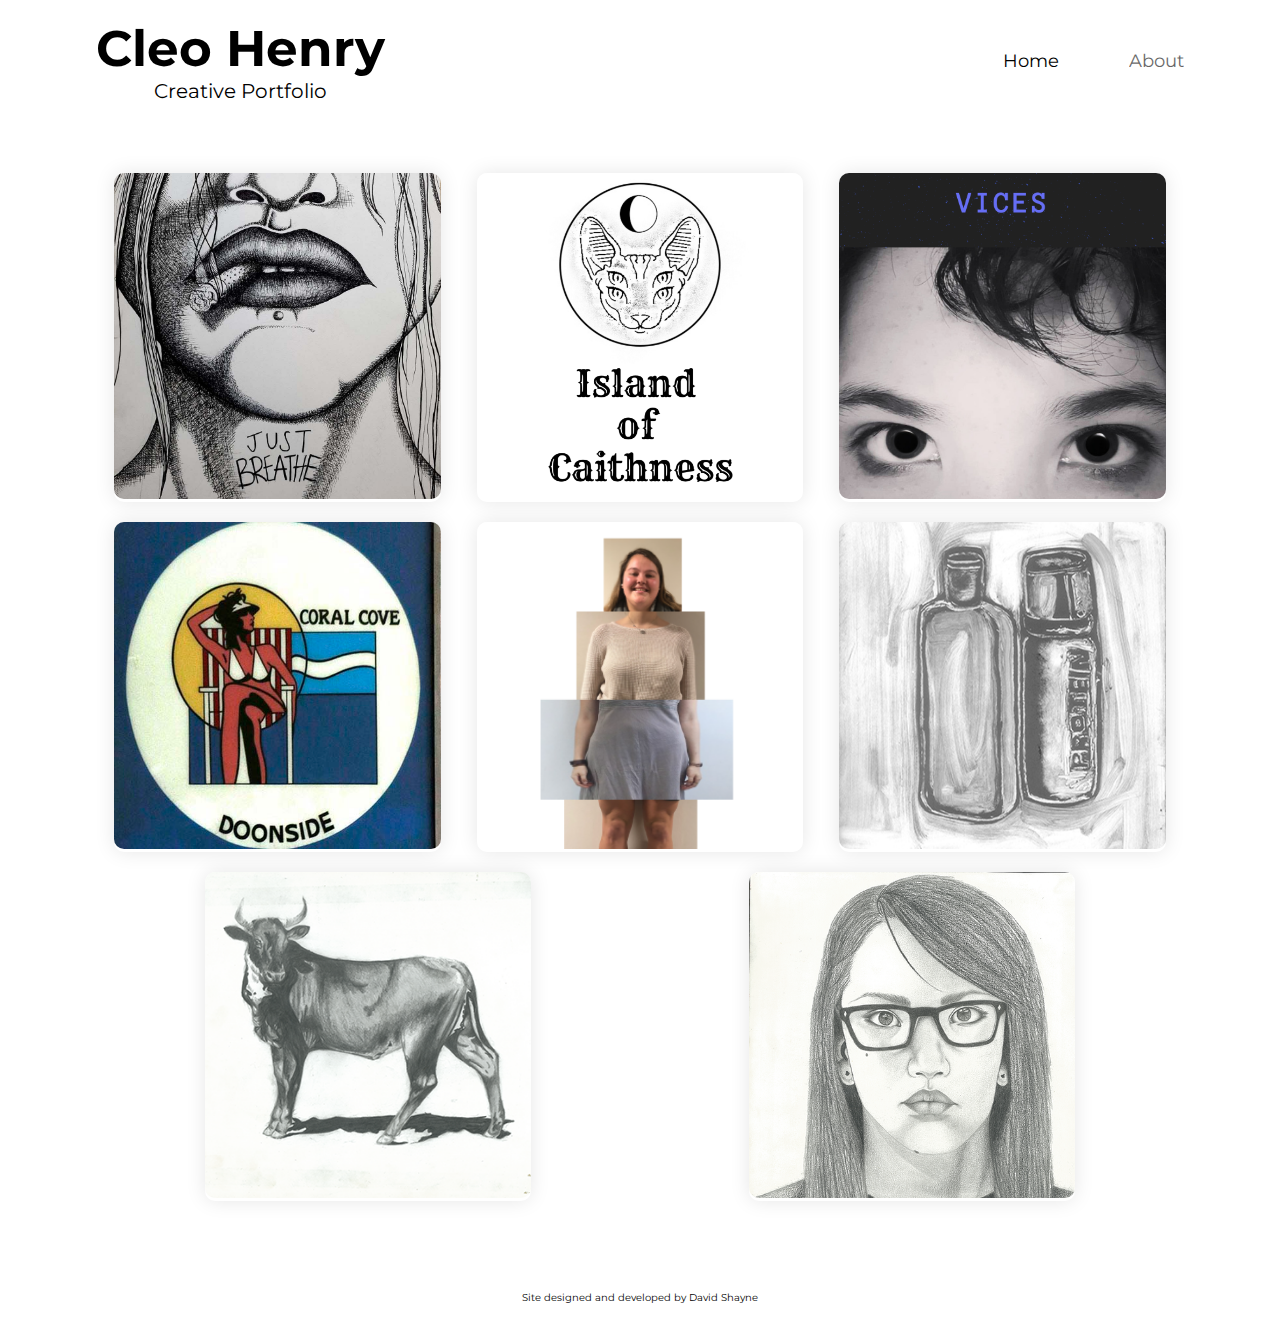
<file: index.html>
<!DOCTYPE html>
<html lang="en">
    <head>
        <meta charset="UTF-8" />
        <meta name="viewport" content="width=device-width, initial-scale=1.0" />
        <meta http-equiv="X-UA-Compatible" content="ie=edge" />
        <link rel="stylesheet" href="./styles/main.css" />
        <title>Cleo Henry | Home</title>
    </head>
    <body>
        <div class="container big-gap-bottom">
            <header class="header-main">
                <a class="title" href="#">
                    <h1>Cleo Henry</h1>
                    <h2>Creative Portfolio</h2>
                </a>
                <nav>
                    <ul class="nav-bar">
                        <li class="main-option active">
                            <a href="index.html">Home</a>
                        </li>
                        <li class="main-option">
                            <a href="about.html">About</a>
                        </li>
                    </ul>
                </nav>
            </header>
        </div>

        <div class="container">
            <div class="project-gallery home-gallery">
                <div class="project-item">
                    <a href="./project_pages/inktober.html"
                        ><img
                            src="./assets/project-icons/inktober.jpg"
                            alt="Inktober project"
                    /></a>
                    <p>Inktober</p>
                </div>
                <div class="project-item">
                    <a href="./project_pages/ideology.html"
                        ><img
                            src="./assets/project-icons/ideology.png"
                            alt="Ideology project"
                    /></a>
                    <p>Ideology</p>
                </div>
                <div class="project-item">
                    <a href="./project_pages/vices.html"
                        ><img
                            src="./assets/project-icons/vices.png"
                            alt="Vices book"
                    /></a>
                    <p>Vices</p>
                </div>
                <div class="project-item">
                    <a href="./project_pages/consumed.html"
                        ><img
                            src="./assets/project-icons/consumed.JPG"
                            alt="Consumed by Consumerism project"
                    /></a>
                    <p>Consumed by Consumerism</p>
                </div>
                <div class="project-item">
                    <a href="./project_pages/project_1.html"
                        ><img
                            src="./assets/project-icons/ec.png"
                            alt="Exquisite Corpse project"
                    /></a>
                    <p>Exquisite Corpse</p>
                </div>

                <div class="project-item">
                    <a href="./project_pages/prints.html"
                        ><img
                            src="./assets/project-icons/print.png"
                            alt="Print project"
                    /></a>
                    <p>Prints</p>
                </div>
                <div class="project-item">
                    <a href="./project_pages/still_life.html"
                        ><img
                            src="./assets/project-icons/still_life.png"
                            alt="Still Life project"
                    /></a>
                    <p>Still Life</p>
                </div>
                <div class="project-item">
                    <a href="./project_pages/portraits.html"
                        ><img
                            src="./assets/project-icons/portrait.png"
                            alt="Portrait project"
                    /></a>
                    <p>Portraits</p>
                </div>
            </div>
        </div>
        <footer>
            <a href="https://www.davidshayne.co.za" target="_blank"
                >Site designed and developed by David Shayne</a
            >
        </footer>
    </body>
</html>
</file>
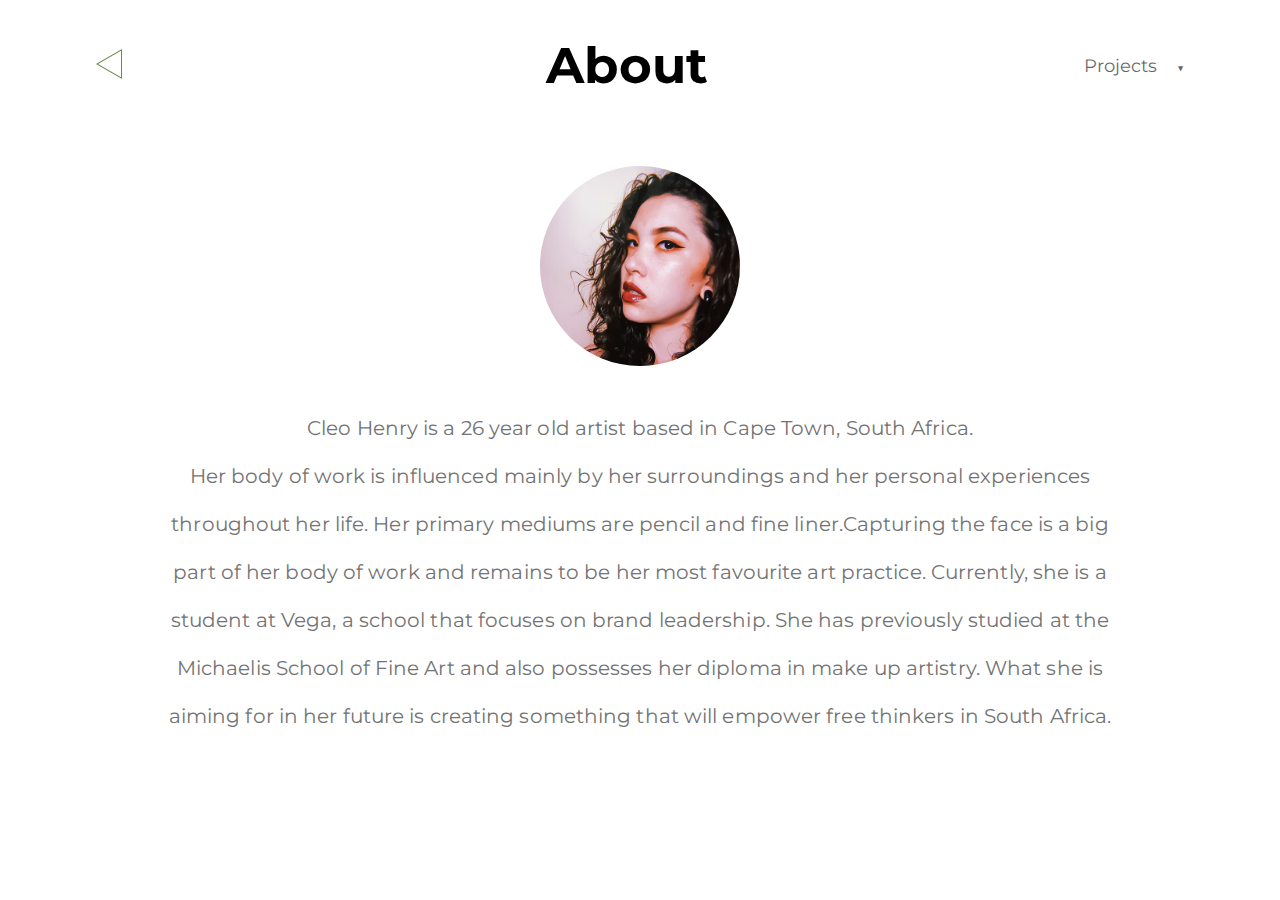
<file: about.html>
<!DOCTYPE html>
<html lang="en">
  <head>
    <meta charset="UTF-8" />
    <meta name="viewport" content="width=device-width, initial-scale=1.0" />
    <meta http-equiv="X-UA-Compatible" content="ie=edge" />
    <link rel="stylesheet" href="./styles/main.css" />
    <title>Cleo Henry | About</title>
  </head>
  <body>
    <div class="about">
      <div class="container">
        <header class="header-other">
          <nav>
            <a href="../index.html"
              ><img src="../assets/back.svg" alt="Go back" class="back"
            /></a>
          </nav>
          <h1>About</h1>
          <nav>
            <ul class="nav-proj">
              <li class="dropdown-btn">
                <p class="main-option">Projects</p>
                <ul class="dropdown">
                  <li>
                    <a href="./project_pages/project_1.html"
                      >Exquisite Corpse</a
                    >
                  </li>
                  <li><a href="./project_pages/vices.html">Vices Book</a></li>
                  <li><a href="./project_pages/ideology.html">Ideology</a></li>
                  <li>
                    <a href="./project_pages/consumed.html"
                      >Consumed by Consumerism</a
                    >
                  </li>
                  <li><a href="./project_pages/inktober.html">Inktober</a></li>
                  <li>
                    <a href="./project_pages/portraits.html">Portraits</a>
                  </li>
                  <li>
                    <a href="./project_pages/still_life.html">Still Life</a>
                  </li>
                  <li><a href="./project_pages/prints.html">Prints</a></li>
                </ul>
              </li>
            </ul>
          </nav>
        </header>
      </div>

      <section class="subtext-area">
        <div class="container">
          <img src="./assets/cleo.png" alt="Cleo Henry Picture" />
          <p>
            Cleo Henry is a 26 year old artist based in Cape Town, South
            Africa.<br />
            Her body of work is influenced mainly by her surroundings and her
            personal experiences throughout her life. Her primary mediums are
            pencil and fine liner.Capturing the face is a big part of her body
            of work and remains to be her most favourite art practice.
            Currently, she is a student at Vega, a school that focuses on brand
            leadership. She has previously studied at the Michaelis School of
            Fine Art and also possesses her diploma in make up artistry. What
            she is aiming for in her future is creating something that will
            empower free thinkers in South Africa.
          </p>
        </div>
      </section>
    </div>
    <script src="./js/dropdown.js"></script>
  </body>
</html>
</file>
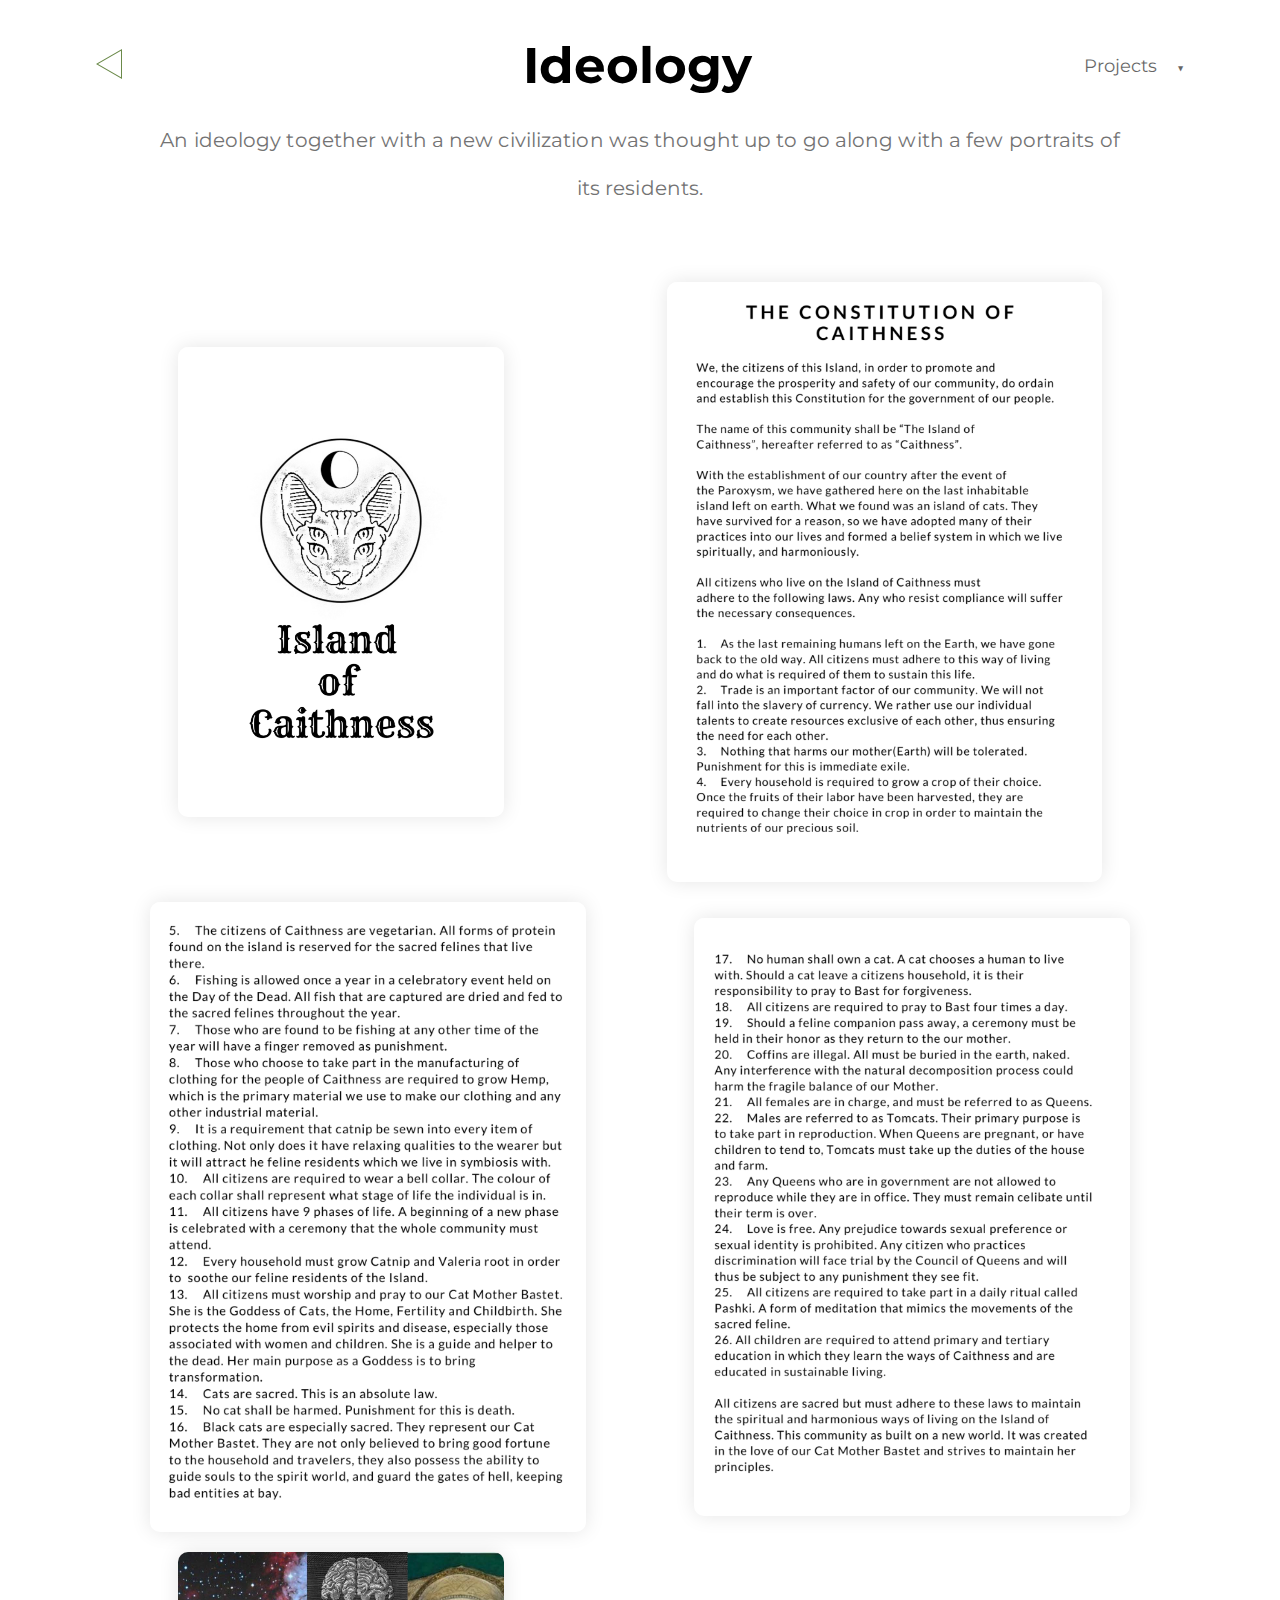
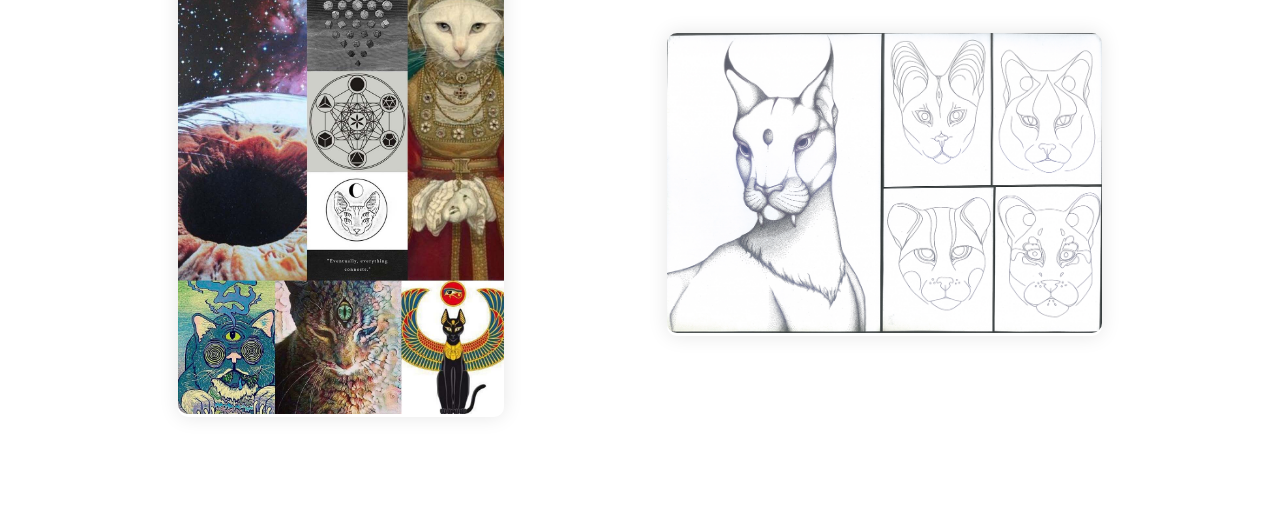
<file: project_pages/ideology.html>
<!DOCTYPE html>
<html lang="en">
  <head>
    <meta charset="UTF-8" />
    <meta name="viewport" content="width=device-width, initial-scale=1.0" />
    <meta http-equiv="X-UA-Compatible" content="ie=edge" />
    <link rel="stylesheet" href="../styles/main.css" />
    <title>Cleo Henry | Ideology</title>
  </head>
  <body>
    <div class="projects">
      <div class="container">
        <header class="header-other">
          <nav>
            <a href="../index.html"
              ><img src="../assets/back.svg" alt="Go back" class="back"
            /></a>
          </nav>
          <h1>Ideology</h1>
          <nav>
            <ul class="nav-proj">
              <li class="dropdown-btn">
                <p class="main-option">Projects</p>
                <ul class="dropdown">
                  <li>
                    <a href="./project_1.html">Exquisite Corpse</a>
                  </li>
                  <li><a href="./vices.html">Vices Book</a></li>
                  <li><a href="./ideology.html">Ideology</a></li>
                  <li>
                    <a href="./consumed.html">Consumed by Consumerism</a>
                  </li>
                  <li><a href="./inktober.html">Inktober</a></li>
                  <li><a href="./portraits.html">Portraits</a></li>
                  <li>
                    <a href="./still_life.html">Still Life</a>
                  </li>
                  <li><a href="./prints.html">Prints</a></li>
                </ul>
              </li>
            </ul>
          </nav>
        </header>

        <div class="subtext-area">
          <p>
            An ideology together with a new civilization was thought up to go
            along with a few portraits of its residents.
          </p>
        </div>

        <div class="project-gallery">
          <div class="project-item">
            <img src="../assets/ideology/ideology_1.png" alt="ideology img" />
          </div>
          <div class="project-item full">
            <img src="../assets/ideology/ideology_2.png" alt="ideology img" />
          </div>
          <div class="project-item full">
            <img src="../assets/ideology/ideology_3.png" alt="ideology img" />
          </div>
          <div class="project-item full">
            <img src="../assets/ideology/ideology_4.png" alt="ideology img" />
          </div>
          <div class="project-item">
            <img src="../assets/ideology/ideology_5.jpg" alt="ideology img" />
          </div>
          <div class="project-item full">
            <img src="../assets/ideology/ideology_6.png" alt="ideology img" />
          </div>
        </div>
      </div>
    </div>
    <script src="../js/dropdown.js"></script>
  </body>
</html>
</file>
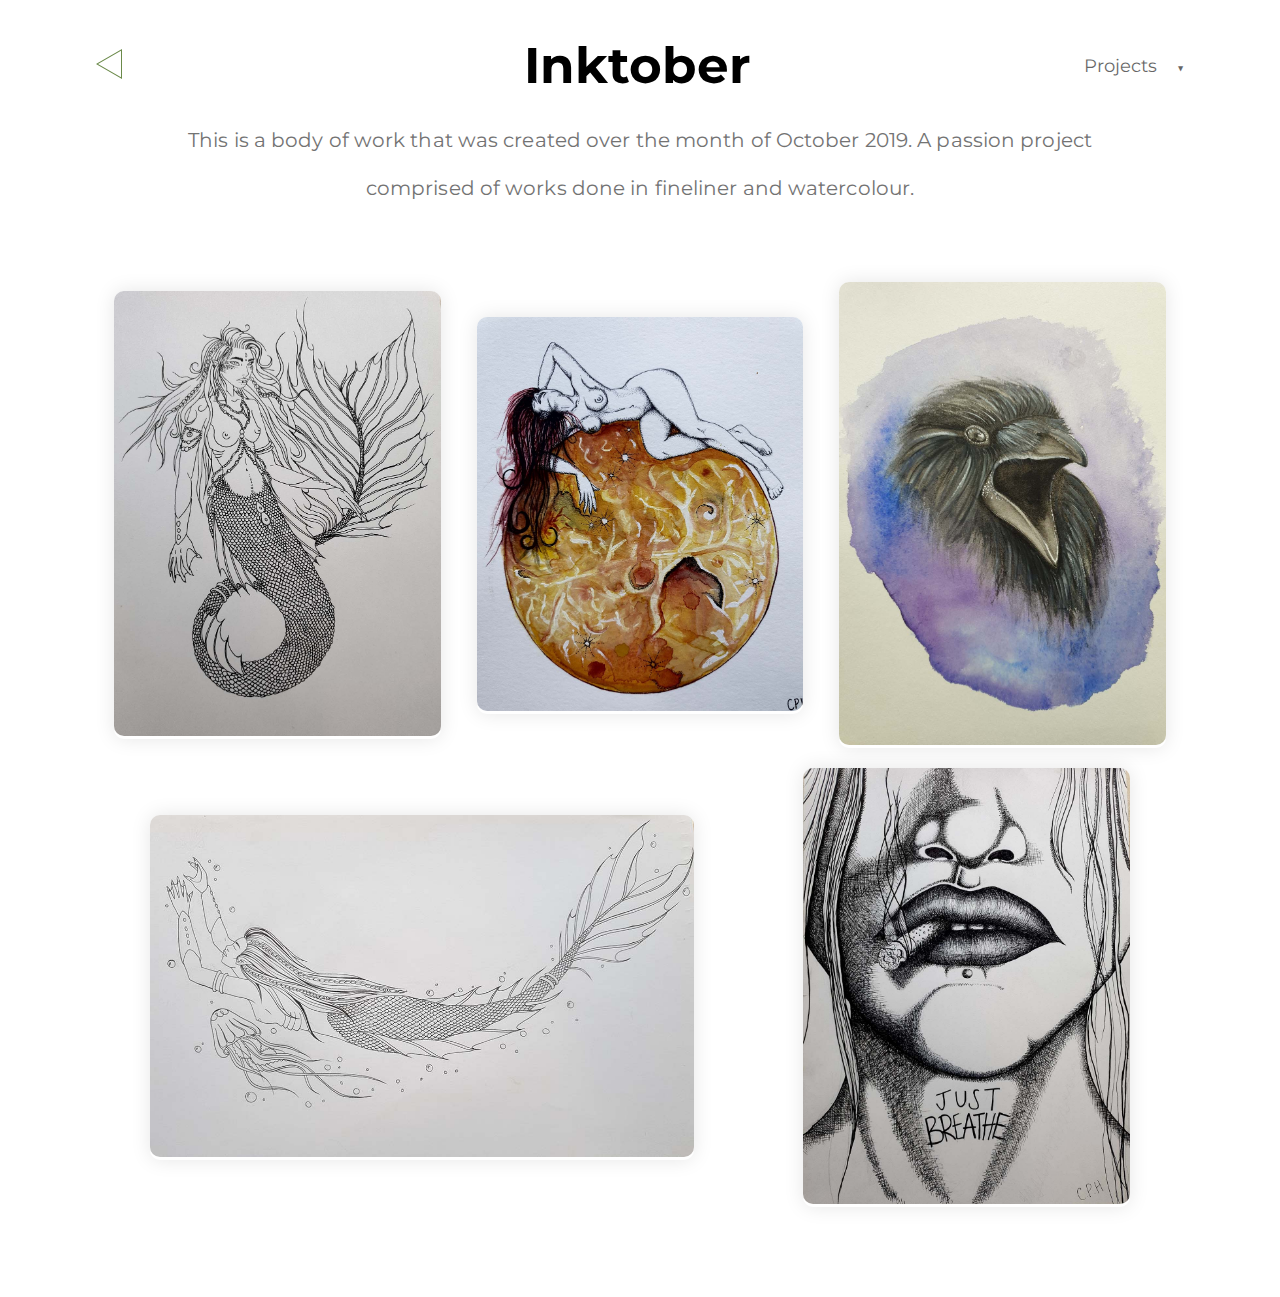
<file: project_pages/inktober.html>
<!DOCTYPE html>
<html lang="en">
    <head>
        <meta charset="UTF-8" />
        <meta name="viewport" content="width=device-width, initial-scale=1.0" />
        <meta http-equiv="X-UA-Compatible" content="ie=edge" />
        <link rel="stylesheet" href="../styles/main.css" />
        <title>Cleo Henry | Inktober</title>
    </head>
    <body>
        <div class="projects">
            <div class="container">
                <header class="header-other">
                    <nav>
                        <a href="../index.html"
                            ><img
                                src="../assets/back.svg"
                                alt="Go back"
                                class="back"
                        /></a>
                    </nav>
                    <h1>Inktober</h1>
                    <nav>
                        <ul class="nav-proj">
                            <li class="dropdown-btn">
                                <p class="main-option">Projects</p>
                                <ul class="dropdown">
                                    <li>
                                        <a href="./project_1.html"
                                            >Exquisite Corpse</a
                                        >
                                    </li>
                                    <li>
                                        <a href="./vices.html">Vices Book</a>
                                    </li>
                                    <li>
                                        <a href="./ideology.html">Ideology</a>
                                    </li>
                                    <li>
                                        <a href="./consumed.html"
                                            >Consumed by Consumerism</a
                                        >
                                    </li>
                                    <li>
                                        <a href="./inktober.html">Inktober</a>
                                    </li>
                                    <li>
                                        <a href="./portraits.html">Portraits</a>
                                    </li>
                                    <li>
                                        <a href="./still_life.html"
                                            >Still Life</a
                                        >
                                    </li>
                                    <li><a href="./prints.html">Prints</a></li>
                                </ul>
                            </li>
                        </ul>
                    </nav>
                </header>

                <div class="subtext-area">
                    <p>
                        This is a body of work that was created over the month
                        of October 2019. A passion project comprised of works
                        done in fineliner and watercolour.
                    </p>
                </div>

                <div class="project-gallery">
                    <div class="project-item">
                        <img
                            src="../assets/inktober/inktober_1.jpg"
                            alt="inktober pic"
                        />
                    </div>
                    <div class="project-item">
                        <img
                            src="../assets/inktober/inktober_2.jpg"
                            alt="inktober pic"
                        />
                    </div>
                    <div class="project-item">
                        <img
                            src="../assets/inktober/inktober_3.jpg"
                            alt="inktober pic"
                        />
                    </div>
                    <div class="project-item full-bigger">
                        <img
                            src="../assets/inktober/inktober_4.jpg"
                            alt="inktober pic"
                        />
                    </div>
                    <div class="project-item">
                        <img
                            src="../assets/inktober/inktober_5.jpg"
                            alt="inktober pic"
                        />
                    </div>
                </div>
            </div>
        </div>
        <script src="../js/dropdown.js"></script>
    </body>
</html>
</file>
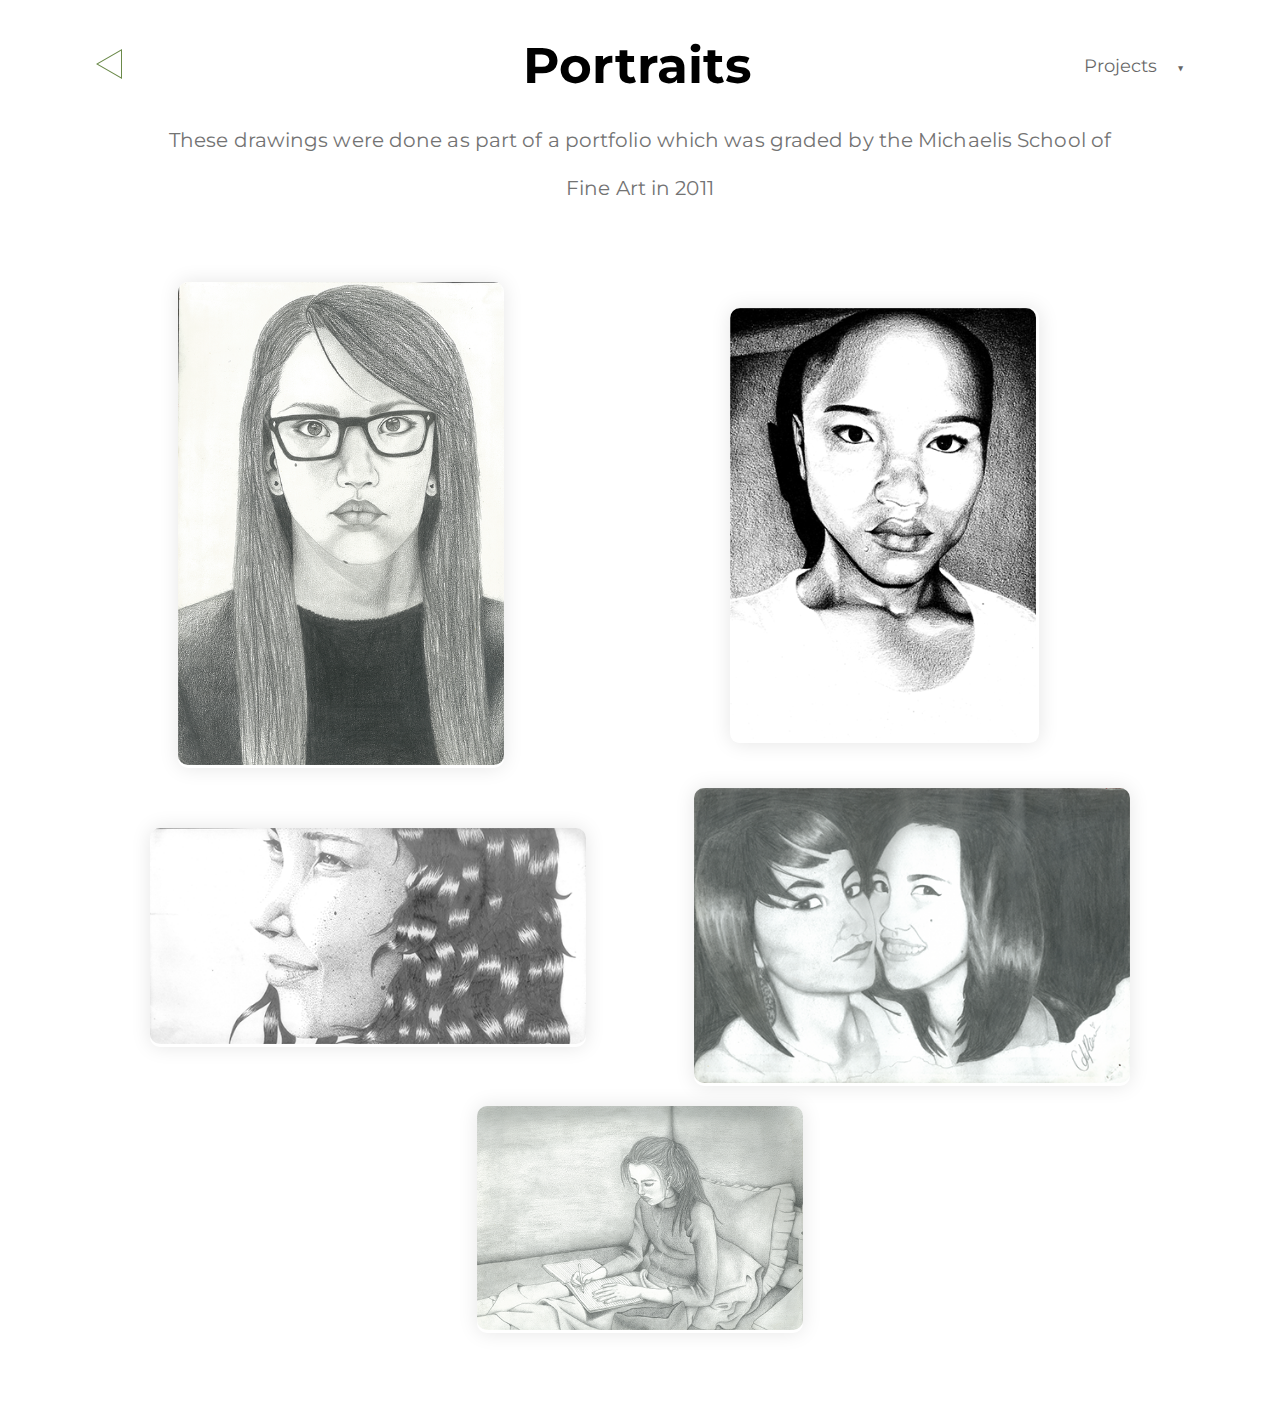
<file: project_pages/portraits.html>
<!DOCTYPE html>
<html lang="en">
  <head>
    <meta charset="UTF-8" />
    <meta name="viewport" content="width=device-width, initial-scale=1.0" />
    <meta http-equiv="X-UA-Compatible" content="ie=edge" />
    <link rel="stylesheet" href="../styles/main.css" />
    <title>Cleo Henry | Portraits</title>
  </head>
  <body>
    <div class="projects">
      <div class="container">
        <header class="header-other">
          <nav>
            <a href="../index.html"
              ><img src="../assets/back.svg" alt="Go back" class="back"
            /></a>
          </nav>
          <h1>Portraits</h1>
          <nav>
            <ul class="nav-proj">
              <li class="dropdown-btn">
                <p class="main-option">Projects</p>
                <ul class="dropdown">
                  <li>
                    <a href="./project_1.html">Exquisite Corpse</a>
                  </li>
                  <li><a href="./vices.html">Vices Book</a></li>
                  <li><a href="./ideology.html">Ideology</a></li>
                  <li>
                    <a href="./consumed.html">Consumed by Consumerism</a>
                  </li>
                  <li><a href="./inktober.html">Inktober</a></li>
                  <li><a href="./portraits.html">Portraits</a></li>
                  <li>
                    <a href="./still_life.html">Still Life</a>
                  </li>
                  <li><a href="./prints.html">Prints</a></li>
                </ul>
              </li>
            </ul>
          </nav>
        </header>

        <div class="subtext-area">
          <p>
            These drawings were done as part of a portfolio which was graded by
            the Michaelis School of Fine Art in 2011
          </p>
        </div>

        <div class="project-gallery">
          <div class="project-item">
            <img src="../assets/portrait/portrait_1.png" alt="portrait image" />
          </div>
          <div class="project-item full rotate">
            <img src="../assets/portrait/portrait_5.png" alt="portrait image" />
          </div>
          <div class="project-item full">
            <img src="../assets/portrait/portrait_3.png" alt="portrait image" />
          </div>
          <div class="project-item full">
            <img src="../assets/portrait/portrait_2.png" alt="portrait image" />
          </div>
          <div class="project-item">
            <img src="../assets/portrait/portrait_4.png" alt="portrait image" />
          </div>
        </div>
      </div>
    </div>
    <script src="../js/dropdown.js"></script>
  </body>
</html>
</file>
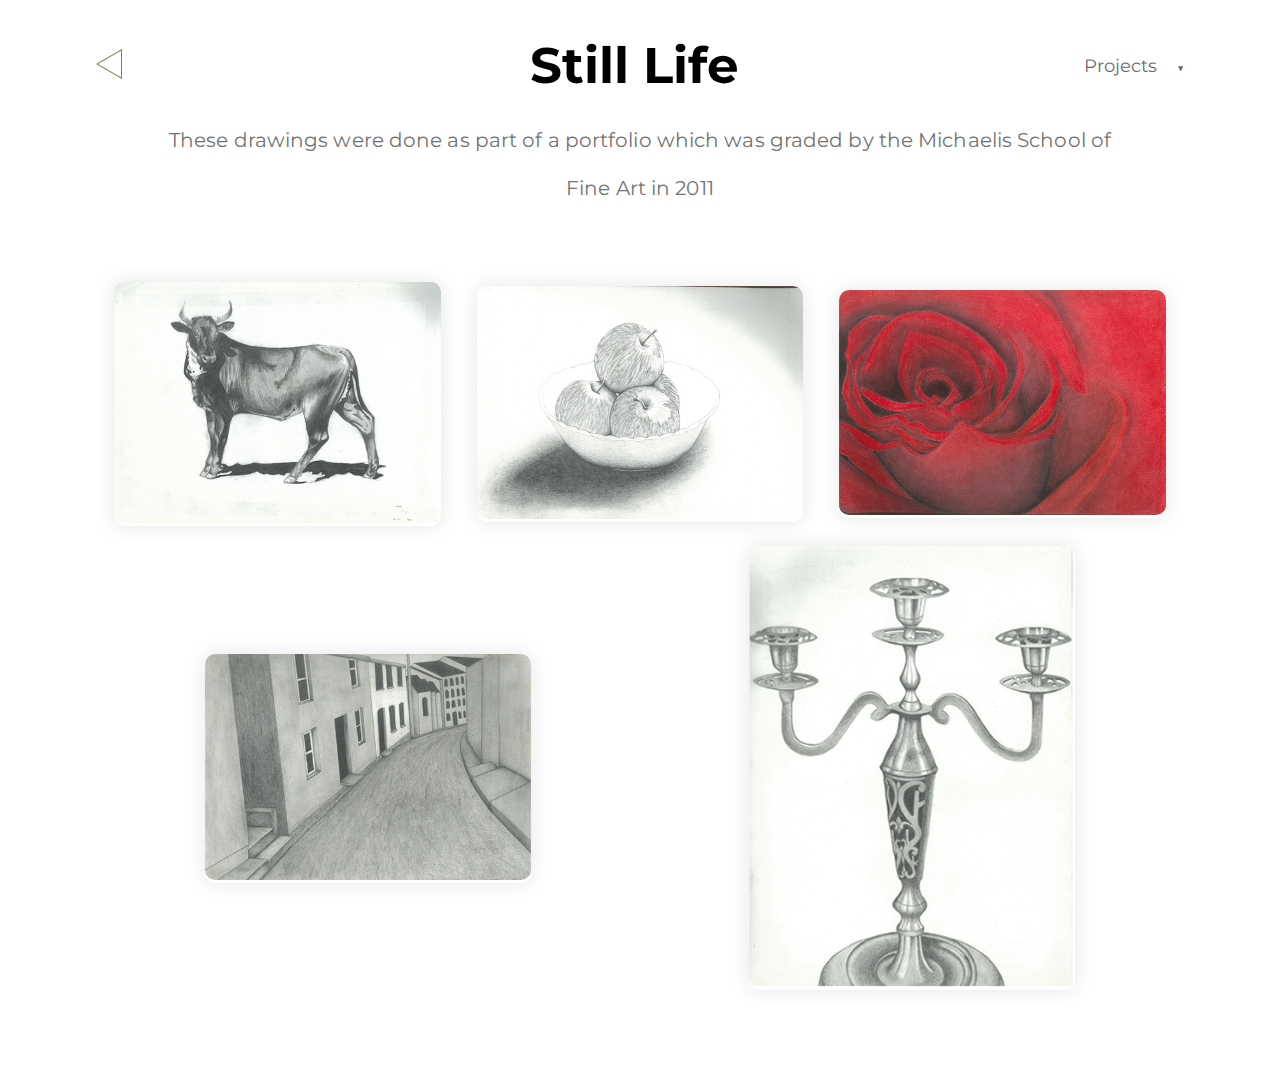
<file: project_pages/still_life.html>
<!DOCTYPE html>
<html lang="en">
  <head>
    <meta charset="UTF-8" />
    <meta name="viewport" content="width=device-width, initial-scale=1.0" />
    <meta http-equiv="X-UA-Compatible" content="ie=edge" />
    <link rel="stylesheet" href="../styles/main.css" />
    <title>Cleo Henry | Still Life</title>
  </head>
  <body>
    <div class="projects">
      <div class="container">
        <header class="header-other">
          <nav>
            <a href="../index.html"
              ><img src="../assets/back.svg" alt="Go back" class="back"
            /></a>
          </nav>
          <h1>Still Life</h1>
          <nav>
            <ul class="nav-proj">
              <li class="dropdown-btn">
                <p class="main-option">Projects</p>
                <ul class="dropdown">
                  <li>
                    <a href="./project_1.html">Exquisite Corpse</a>
                  </li>
                  <li><a href="./vices.html">Vices Book</a></li>
                  <li><a href="./ideology.html">Ideology</a></li>
                  <li>
                    <a href="./consumed.html">Consumed by Consumerism</a>
                  </li>
                  <li><a href="./inktober.html">Inktober</a></li>
                  <li><a href="./portraits.html">Portraits</a></li>
                  <li>
                    <a href="./still_life.html">Still Life</a>
                  </li>
                  <li><a href="./prints.html">Prints</a></li>
                </ul>
              </li>
            </ul>
          </nav>
        </header>

        <div class="subtext-area">
          <p>
            These drawings were done as part of a portfolio which was graded by
            the Michaelis School of Fine Art in 2011
          </p>
        </div>

        <div class="project-gallery">
          <div class="project-item">
            <img
              src="../assets/still_life/still_life_5.png"
              alt="Still Life img"
            />
          </div>
          <div class="project-item">
            <img
              src="../assets/still_life/still_life_2.png"
              alt="Still Life img"
            />
          </div>
          <div class="project-item">
            <img
              src="../assets/still_life/still_life_3.png"
              alt="Still Life img"
            />
          </div>
          <div class="project-item">
            <img
              src="../assets/still_life/still_life_4.png"
              alt="Still Life img"
            />
          </div>

          <div class="project-item">
            <img
              src="../assets/still_life/still_life_1.png"
              alt="Still Life img"
            />
          </div>
        </div>
      </div>
    </div>
    <script src="../js/dropdown.js"></script>
  </body>
</html>
</file>
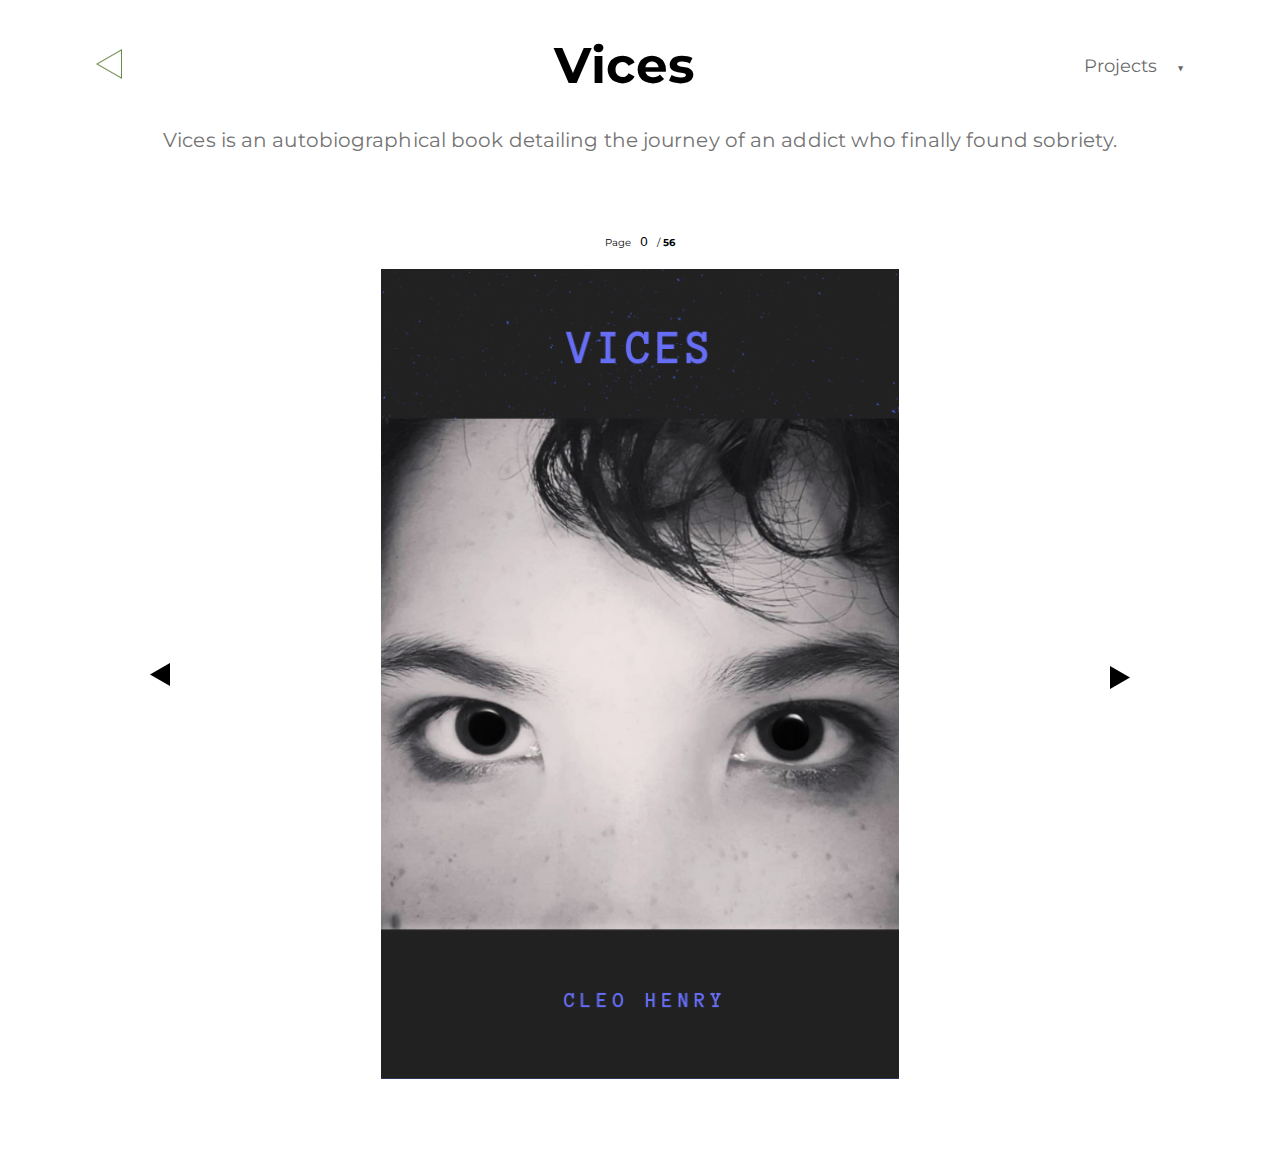
<file: project_pages/vices.html>
<!DOCTYPE html>
<html lang="en">
  <head>
    <meta charset="UTF-8" />
    <meta name="viewport" content="width=device-width, initial-scale=1.0" />
    <meta http-equiv="X-UA-Compatible" content="ie=edge" />
    <link rel="stylesheet" href="../styles/main.css" />
    <title>Cleo Henry | Vices</title>
  </head>
  <body>
    <div class="projects">
      <div class="container">
        <header class="header-other">
          <nav>
            <a href="../index.html"
              ><img src="../assets/back.svg" alt="Go back" class="back"
            /></a>
          </nav>
          <h1>Vices</h1>
          <nav>
            <ul class="nav-proj">
              <li class="dropdown-btn">
                <p class="main-option">Projects</p>
                <ul class="dropdown">
                  <li>
                    <a href="./project_1.html">Exquisite Corpse</a>
                  </li>
                  <li><a href="./vices.html">Vices Book</a></li>
                  <li><a href="./ideology.html">Ideology</a></li>
                  <li>
                    <a href="./consumed.html">Consumed by Consumerism</a>
                  </li>
                  <li><a href="./inktober.html">Inktober</a></li>
                  <li><a href="./portraits.html">Portraits</a></li>
                  <li>
                    <a href="./still_life.html">Still Life</a>
                  </li>
                  <li><a href="./prints.html">Prints</a></li>
                </ul>
              </li>
            </ul>
          </nav>
        </header>

        <div class="subtext-area">
          <p>
            Vices is an autobiographical book detailing the journey of an addict
            who finally found sobriety.
          </p>
        </div>

        <div class="page-indicator">
          <p>Page <input type="number" max="56" min="0" /> / <b>56</b></p>
        </div>

        <div class="carousel-container">
          <div class="carousel-slider">
            <div>
              <img src="../assets/vices/vices_1.png" alt="Book cover" />
            </div>

            <div>
              <p>
                Please be aware that for the purpose of this book, some names
                have been omitted for the protection of their identity. The
                following information is extremely sensitive subject matter
              </p>
            </div>

            <div>
              <p>
                I am Cleo. I am an alcoholic, and an addict with an eating
                disorder. This is my story…
              </p>
            </div>

            <!--


                START OF BOOK

            -->

            <div>
              <img
                src="../assets/vices/vices_2.jpg"
                alt="Cleo in active addiction"
              />
            </div>
            <div>
              <p>
                “Called to the Devil and the Devil said “hey! Why you been
                calling this late?? It’s like 2am and the bars all close at 10
                in Hell, that’s a rule I made” Anyway, you say you too busy
                saving everybody else to save yourself. And you don’t want no
                help. <br />Oh well, that’s a story to tell.” <br /><br /><span
                  class="quote"
                  >- Rainbow Kitten Surprise, Freefall</span
                >
              </p>
            </div>
            <div>
              <p>
                I am a 25 year old woman, whose life on Earth has been lived
                surrounded by chaos and turmoil. Most of which was
                self-inflicted. I am a girl who was dealt a bad yet equally good
                and damn interesting deck of cards.
                <br /><br />
                When I was a kid, I was told all the usual things adults tell
                you. Stay in school, don’t do drugs, don’t smoke cigarettes and
                believe in God. For a good time I believed in these things. But
                there were certain things that happened in my life that resulted
                in me becoming obstinate to this advice. My mother and father
                had a huge influence on me and the morals that I developed and
                this was all because of the conflict between their ideas about
                life and the conflicts that arose in their relationship.
                <br /><br />
                My mother is a feminist and some sort of weird kind of hippie,
                that never lived the hippie lifestyle. She grew up religious but
                decided to distance herself from her religion due to the fact
                that she had pursued the career of being a medical doctor.
                Science kind of became her religion. But if you ask her what she
                believes in now, she would probably say she is a Buddhist or
                give you an answer
              </p>
            </div>
            <div>
              <p>
                like, “Karma”, followed by, “What goes around comes around”.
                <br /><br />
                She had a hard upbringing and grew up in a township in Durban
                called Wentworth. It was a tough existence. Her family only had
                enough money to buy herself and her sister one pair of shoes
                every year and for part of her primary school years, her
                classroom was situated under a tree. Her father was an
                alcoholic, who had a violent and cold exterior towards his
                children. He died from alcohol related illness when my mother
                was 16 years old.<br /><br />
                Being a woman of colour was also something that shaped her.
                During her days at university, she participated in the struggle,
                by being part of an ANC cell as well as joining the United
                Democratic Front. This meant that protesting and facing police
                was something that was very much part of her life in her younger
                years. She believed in fighting for what was right.
              </p>
            </div>
            <div>
              <p>
                Something else that shaped her, was the marriage she had with my
                father. It was a difficult marriage riddled with alcoholism,
                drugs, and abuse. But she always maintained a certain level of
                composure to the best of her ability, in order to protect myself
                and my sister, Nina. She always showed us what a woman was
                capable of. She is a strong, independent African woman. She made
                sure her children knew that. <br /><br />
                She is a strong, independent African woman. She made sure her
                children knew that.
                <br /><br />
                My father, however, intelligent and creative, struggled with
                life. He still struggles. I have always heard that he was
                spoiled as a child. That he was always allowed his way. This
                meant that he always pushed the boundaries. Creating conflict
                wherever he went. But he was an artist and this is what artists
                do. Whether he was a successful artist is a philosophical
                question that I cannot answer. Artists don’t need to be known to
                the world to have achieved their purpose in life. Their lives
                are art. Even if those lives were lived to create pain and
                sadness to those around them.
                <br /><br />
              </p>
            </div>
            <div>
              <p>
                He also grew up in a religious home, but in adulthood, he
                experimented with drugs and drank copious amounts of alcohol. He
                was a hippie who lived the hippie lifestyle.<br /><br />
                So he abandoned his religious upbringing and held a lot of
                animosity towards it and became a raging atheist. You know that
                saying, “God helps people who help themselves”? Well he firmly
                believed that, “People who help people help themselves”. I also
                believe this but I believe that there is a higher power out
                there. Things don’t just exist. There is always a reason.
                <br /><br />
                To be quite honest, I don’t know much else about my father. He
                was not present in my life as a parent. Rather as a negative
                entity that somehow never let me live and be myself and I grew
                up parenting him to a certain degree. I was always used as a
                gateway to get to my mother. I was always compared to her as
                well, while my mother compared me to him.
              </p>
            </div>
            <div>
              <p>
                If I look back at what I experienced when I was his daughter, I
                see a lot of similarities between the way his life went and the
                way my life started to conspire. I think that there must have
                been some kind of trauma that he experienced when he was a child
                because nobody just chooses to escape reality for no reason.
                <br /><br />“People aren’t addicted to drugs and alcohol. They
                are addicted to escaping reality.” <br /><br />Now why did I
                choose to escape reality?
              </p>
            </div>
            <div>
              <p>
                At first it was because I wanted to fit in with everyone. Then
                it was because I wanted to be close to my higher power. To the
                universal energy. To my community. Then it was because I needed
                to escape to survive <br />But I really didn’t need to escape
                anymore. <br />
                When I went to rehab, I was at an all time low. <br />
                I never knew that rock bottom had a basement. 2019 was a year
                that I would pull up my socks and be the over-achiever that I
                knew I was. <br /><br />I had enrolled myself back into college,
                found myself a place to live, got myself a weekend job and got
                rid of my boyfriend who was pulling me down. I also found myself
                some new friends and even a guy that was happy with being in a
                non-committal relationship. Everything was going my way. I was
                keeping up with deadlines, working well and having tons of fun.
                I had this idea that I would work hard and play harder. And I
                would be a bad ass while doing it. But my demons crept in like
                they always did. Eventually I wasn’t having fun anymore.
              </p>
            </div>
            <div>
              <p>
                Eventually I became a miserable burned out mess who looked like
                shit and acted like an asshole. <br /><br />For a long time I
                accepted that I was an alcoholic and a drug addict. I love
                alcohol and I love drugs even more. Drugs showed me what my mind
                was capable of. It showed me what my demons were. How my demons
                made me who I was. Drugs helped me meet God. Drugs gave me
                confidence and creativity. They gave me sex appeal and mystery.
                <br /><br />But the truth that I had to come to terms with was
                the fact that I already had all these things without drugs.
                <br /><br />“I wish I could snort a line of stable mental
                health”
              </p>
            </div>
            <div>
              <img
                src="../assets/vices/vices_3.jpg"
                alt="Line of stable mental health"
              />
            </div>
            <div>
              <p>
                I was born at Green City Clinic in Eldorado Park Johannesburg on
                30 October 1994. My Mother is Rosemond Henry and my father, Glen
                du Plessis. When I was 2 years old, we moved to Ottery, Cape
                Town so that my father could obtain a diploma in graphic design
                and start his career. My mother was already working as a doctor
                who specialised in infectious diseases, in the public sector,
                dealing with HIV and TB. I would later find out that my mother
                had paid for my father’s education and for him to start his
                business. <br /><br />I was a daddy’s girl. He was everything to
                me and I was everything to him. We would watch Star Trek
                together and constantly draw and paint. He taught me how to do
                art and through him, I learned about animals and about God. He
                taught me what sex was and what consent was. He also taught me
                how to manipulate, how to lie and how charm. There was a dark
                side to him besides the fact that he had exposed myself and my
                sister to things that were way beyond our years.
              </p>
            </div>
            <div>
              <p>
                I was about 5 years old. My sister, Nina, had just been born
                about a couple months before on 24 March 1998. I did not
                understand it at the time but my father was a big drinker. The
                first memory of violence in my family occurred around this time.
                <br /><br />
                My mother took myself and my sister to the bedroom and held us
                between her legs while she sat with her back to my father. She
                was crying. My father was shouting and screaming in the
                background, banging cupboard doors and pacing.<br />
                I was not crying but rather reaching up to my mother’s face, to
                wipe away her tears, telling her, “Don’t cry mommy, don’t cry”.
                This was only the beginning…
              </p>
            </div>
            <div>
              <p>
                We had lots of family friends. Braais on weekends were a regular
                thing at our home and myself and my sister were often present.
                Family friends came with playmates for us and through this,
                myself and my sister were able to form our first childhood
                bonds. But once all the festivities were done, I would witness
                my father rolling around on the floor, either shouting or
                crying, blind drunk. I didn’t know that he was drunk though. To
                be quite honest I don’t know what I thought at the time.
                <br /><br />During the week, my mother had to be on call at the
                hospital, and my grandmother had to look after myself and my
                sister, because my father would always be out of the house. I
                never knew where he was, but looking back now, I can only assume
                he was partying. Later, my mother would find out he was
                prostituting himself and had never started his business at all.
                She never showed it but this hit her really hard. What would it
                be like to be married to someone you have supported for so long
                through paying for their education, as well as paying for their
                office space as well as all the office equipment, only to find
                out that they never went to work at all and that all the money
                they were bringing into the household was earned from them
                selling their bodies on the streets? I couldn’t even imagine the
                betrayal she felt.
              </p>
            </div>
            <div>
              <p>
                When I was around 6 or 7, my father got me ready for school and
                took me through. He had also fetched me and brought me home.
                This was unusual as my mother mainly did this. He took myself
                and my sister to their bedroom, where my mother was laying in
                bed. She had a black eye. He told me that she had hurt herself
                falling off of a chair trying to get something from a high
                cupboard. For a long time, I had believed that lie. Even after
                my parents had separated.
                <br /><br />Not long after that incident, once her bruise had
                healed, my mother fetched me from school, my sister from day
                care and we drove to what I remember now as Atlantis. We stayed
                in a chalet for the weekend with nothing but the clothes on our
                backs and two small blankets. I cannot remember correctly, but I
                think that we then drove to Johannesburg to visit my mother’s
                best friend and my Godmother. I didn’t know this at the time but
                we were escaping.
              </p>
            </div>
            <div>
              <p>
                When we went back home, suddenly all our things were being
                packed up. We were moving to Lansdowne and my father was not
                included. I remember being taken to court, to speak to
                psychologists or social workers. They asked me weird questions
                about my parents but the only thing that I was concerned about
                was the fact that they didn’t take me swimming as often as I’d
                liked. I didn’t realise this was my parents divorce. If I had
                known, and if I had understood what it all meant, my answers to
                those questions would have been a whole lot different.
                <br /><br />The court had ruled that my father would be able to
                see us every second weekend, and every second school holiday. My
                mother, at first, was very lenient about this and told him that
                he could see us whenever he had liked. For the first few months,
                there weren’t many problems. But the alcohol was always present.
                And eventually things started getting out of control. My father
                would show up at our house in the middle of the night during the
                week, completely drunk, wanting to see us. So my mother laid
                down firmer boundaries.
              </p>
            </div>
            <div>
              <p>
                That same year, something had happened to me that would affect
                my life forever. In my grandparents room, there was an extra
                bed, where myself and my sister used to sleep when my father had
                us over for the weekend. They did not allow us to stay in the
                separate entrance with my father because he was always with
                friends drinking till late at night. I was sleeping on my back.
                It was the middle of the night and I had felt a hand go into my
                pants. I did not open my eyes, but I rolled over onto my stomach
                and pretended to still be asleep. But really my heart was in my
                stomach and I did not understand what was happening. I didn’t
                realise I had just been molested. I thought it was a weird
                dream. My sister was sleeping beside me and my extremely ill
                grandmother slept in my grandparents bed. My grandfather was the
                offender. I put that experience out of my head for a couple of
                years but that was not the only time that it had happened.
              </p>
            </div>
            <div>
              <p>
                The first school I had attended was Ferndale Primary in Ottery.
                I was there from grade R till Grade 2. I was an extremely
                creative child, and found pleasure in creating my own books
                filled with short stories and my own drawings. I would take them
                to school and show my friends. This would then get the attention
                of my teachers which resulted in me winning merit awards. I had
                even influenced some of the children in my class to start
                creating their own books and for a few weeks, it was the latest
                trend. It felt good to be followed. But I left that school when
                my parents divorced. This was when we moved to Lansdowne. I then
                attended Sunlands primary. <br />
                I was taken away from my comfort zone and my friends and I
                became very isolated. I was now shy and insecure and thrown into
                a new school where everybody had already solidified their
                friendship groups. I always attached myself to one person, and
                eventually, they would get tired of me and tell me they didn’t
                want to be friends with me anymore. I was always teased. I had
                skew teeth, big ears and I was the tallest girl in my grade. I
                didn’t know how to do my hair and had no sense of style. I
                stayed at this school till the end of grade 5.
              </p>
            </div>
            <div>
              <p>
                We left Lansdowne and moved to Plumstead, where I then attended
                John Graham Primary. In grade 6. I had a massive loser complex.
                I virtually had no friends. I spent most of that year sitting
                alone or staying in class during breaks to finish homework or
                draw. When I got to grade 7, I thought to myself, “This is it! I
                will become popular”. I was tired of being the loner. So I
                started putting myself out there. I started caring about my
                appearance. Every Sunday, I would blow dry and straighten my
                hair, and I had made friends with the most popular girl in
                school. <br /><br />Every Friday, we were allowed to wear casual
                clothes and I made sure I was part of the fashion parade. This
                was when I started being sexualised by the boys in my school.
              </p>
            </div>
            <div>
              <p>
                This was also the year that I had been molested for the second
                time. It was the same situation as the first, except by now, my
                grandmother had died and my father had left Cape Town to live in
                Johannesburg. So myself and my sister were left alone in the
                house with my grandfather. Because I was 13 years old, I now
                knew the first time was not a dream. After this incident. I did
                not want to see him again but I could not tell my mother. I did
                not have the courage. So myself and my sister continued to see
                him now and then. He would often make weird jokes, especially
                when we were out in public, telling people he knew that I was
                his girlfriend. I was never comfortable around him. <br />
                <br />
                In 2007, I started high school at Wynberg Girls’. I wasted no
                time identifying who the popular girls were and I made friends
                with them immediately. But I was still teased. I was still the
                loser. I don’t know if it was because I was just so desperate to
                be liked or if I was just awkward and insecure but there was
                never a day where I didn’t know my place, which was at the
                bottom of the hierarchy.
              </p>
            </div>
            <div>
              <p>
                That same year, my father came back to Cape Town. He looked
                healthier. We went to my aunt’s house in Goodwood. Before we got
                there, we dropped my grandfather off at Grandwest casino. He had
                always been a big Gambler, and would compile spreadsheets and
                spreadsheets filled with lotto ticket numbers in a desperate
                attempt to “crack the system”, and gamble regularly at the
                casino. While he was there, we spent the whole day braaing,
                playing pool and listening to music. I hung out with my cousins,
                my sister and my father. For a good portion of the day, I was
                having fun and so was Nina, but when it got to about 9pm, I
                could see nothing had changed. My father was still a drunk. It
                was now 12am and I wanted to go home.
              </p>
            </div>
            <div>
              <p>
                Nina was 8 years old at the time. My father got into the car, so
                did his girlfriend (who I later found out was actually a
                prostitute) and my sister. I refused. He could barely speak, yet
                thought it was okay to drive us all the way back home. My sister
                was in the backseat of the car crying. My father shouted at me
                as I stood in the driveway, “Cleo!! Get in the fucking car
                now!!”. I was also crying but ignoring my father. I was instead
                shouting at my sister to get out of the car. That night, we
                stayed at my aunt’s house and they called my grandfather a cab.
                The next day, my grandfather drove us back home. After that, I
                didn’t see my father for another 2 years. <br /><br />
                I got drunk for the first time the next year. I was 14. It was
                not my first encounter with alcohol. My parents allowed me to
                have a glass on special occasions such as Christmas and New
                Years from as young as 2 years old. I also remember I had fallen
                once and cut the inside of my lip on some rocks, when I was 8 or
                9 years old and my father’s remedy was to give me a sip of his
                whisky to disinfect the wound.
              </p>
            </div>
            <div>
              <p>
                Having an alcoholic as a parent meant that you were always
                involved in the party. But I had never ever felt the effects of
                alcohol properly. Anyways, myself and my 5 friends gathered what
                money our parents’ gave us and bought a bottle of Wellingtons
                and a bottle of Zappa. One of my friends volunteered his house.
                We ordered pizza, hired movies and started drinking. But we were
                not drinking for fun.. We were drinking to get drunk. We took
                shot after shot of Zappa until the bottle was finished. Then we
                started drinking the Wellingtons with coke. All I remember was
                laughing uncontrollably, then army crawling to the bathroom to
                throw up. I then spent the whole of the next day dying in bed
                and throwing up some more. <br /><br />This was the beginning of
                my alcoholism.
              </p>
            </div>
            <div>
              <p>
                Every weekend for the next 4 years was spent “braaing” with
                friends at houses where parents didn’t care. The goal was always
                to get completely wasted. Throughout this time, the relationship
                I had with my mother deteriorated. We never got along before
                because I was always rebellious. She wanted nothing more to do
                with it, so she stopped giving me money and stopped agreeing to
                give me lifts. So I got my first weekend job doing promotions
                for Glamour Magazine, and this funded my new habits.
                <br /><br />It was one braai after the next. One House party
                after another. It was simple. I also started getting a
                reputation of being easy because I would always end up making
                out with some dude by the end of the night, and my friends
                started getting irritated by this. When I was 11, my mother had
                met a man named Nico Cloete, and by now she had married him. She
                is still with him currently. This was the other reason for the
                deterioration in our relationship.
              </p>
            </div>
            <div>
              <p>
                He is a wealthy man and I felt like he had become my father’s
                replacement. It also felt as if, like all the other boyfriends
                my mother had, he was buying my affection. I didn’t like him for
                years. I was totally ungrateful. He was paying for my education
                and I had barely had a conversation with him.
                <br /><br />Throughout high school, my father would slip in and
                out. When I was in grade 11, he showed up at my mother’s house,
                looking emaciated. He was high. He said he had lost the weight
                walking. This was 2010. At the end of that year, I got my first
                boyfriend, Waide. After the first 3 months, he broke up with me,
                because I was “too much”. But 3 months later, we got back
                together and stayed together for 2 years. This relationship was
                extremely unhealthy. All we did was drink, and go to clubs and
                have sex. He would accuse me of cheating on him and I would
                verbally abuse him. After the first year, he choked me in a
                drunken rage. We broke up again for a month. On the night of my
                matric ball, he showed up at the after party. We got drunk
                together and then we were back together again for another year.
              </p>
            </div>
            <div>
              <p>
                During that year, despite being constantly hungover on Mondays
                from a weekend of drinking, I worked hard. I managed to complete
                my portfolio and got into the Michaelis School of Fine Art,
                despite the fact that I did not do art as a subject during high
                school. It was a huge achievement and affirmed my ability.
                <br /><br />By the time I started University, Waide had dropped
                out after his first year. He was sitting at home with no
                direction, and had suddenly come up with the idea that he was
                going to join the army. By May of 2012, he had hit me twice and
                I decided to end the relationship. I was emasculating him by
                moving forward with my education and he was getting more and
                more depressed. All my money at the time was also going towards
                our drinking and he was taking advantage of me. He had tried to
                commit suicide after our break up and his family proceeded to
                blame me for it. This affected me greatly, as now I was alone
                and I was also the bad guy.
              </p>
            </div>
            <div>
              <p>
                I did well in the first semester, despite my break up and
                constant drinking. To get over that relationship, I dyed my hair
                blonde and started clubbing. It was then that I realised the
                extent at which the guys in my network of friends had spoken
                about me and wanted me. So I learned how to use my looks and
                words to manipulate them into buying me alcohol and giving me
                rides. I started sleeping around. This would get me a ride to a
                party and drinks for the night, as well as a place to sleep for
                the next day while I recovered. It also got me weed, and food.
                <br /><br />Then I discovered Trance. <br /><br />My first
                trance party was at Side Show in Town. I had been speaking to a
                guy named Jesse and he invited me.
              </p>
            </div>
            <div>
              <p>
                He picked me up from my house in Plumstead. There were two other
                guys in the car. One of them looked at me and said, “Heeeey,
                it’s you.” I had no idea who he was but he knew me. He made a
                comment that implied I was just like other girls and I would
                only be around for the night but little did he know that I had
                other plans. See, when I see a guy that I like, and that I know
                will do whatever I want, I keep them around. And sex was my
                tool. We drank in the car on the way to the club, and when we
                got there, I asked Jesse to buy me MDMA. A couple weeks later, I
                went with him to Earthdance, which was my first outdoor
                festival. The was where I was raped for the first time. I was
                sleeping in the tent and he forced himself into me. I did not do
                anything because I didn’t want to make a scene.
              </p>
            </div>
            <div>
              <p>
                I smoked a lot of weed, drank a lot, took mescaline, MDMA and
                shrooms. My whole perspective on life had changed. My mind was
                altered. I started dreading my hair, stretching my ears,
                changing my style to suit my new lifestyle. I traded in my
                tight, cleavage bearing tops and tight jeans for flowy dresses,
                pants and floral. I also didn’t wear shoes. Suddenly I was
                decorated in beads and crystals and said love and light as a
                greeting. In the present day, I call this the crystal madness.
                <br /><br />Meanwhile, my quality of work at Michaelis was
                slipping. Jesse was still a constant, but now I needed someone
                else when Jesse was unavailable. So I made friends with a guy
                named Dwayne. A sweet guy. To control him, all I needed to do
                was give him my attention. Whatever I wanted, he would do. He
                would be the guy that would buy me cocaine and drive me all over
                Cape Town for the rest of the year. By the end of 2012, I had
                stopped going to class, and producing art, and I was using
                cocaine every 3rd day or so.
              </p>
            </div>
            <div>
              <p>
                Just before Christmas, I had a huge argument with my mother. By
                this time I had told her that I was dropping out and she was not
                happy with the amount of times I was going out during the week.
                I then called my friend, Dwayne, to fetch me and we went out
                partying in town. We took shrooms. I made 3 mistakes that night.
                I was drunk, with people I didn’t know and in town. The 2 grams
                of shrooms kicked in at a petrol station where we were snorting
                lines of MDMA off the back of a cd. After what seemed like
                hours, I started panicking. The trip was not ending. I blacked
                out, and later woke up in a locked car, alone in the dark. My
                friend finally came back to the car and I begged him to fetch my
                stuff and drive me home. I blacked out again and then woke up to
                the car parked under a bridge on the M5. He was sleeping in the
                front seat. I woke him up and begged him to drive me home but he
                said that he couldn’t because there was no petrol. This was a
                lie.
              </p>
            </div>
            <div>
              <p>
                I was in a nightmare and the only way I thought I could wake up
                from it was by killing myself. So I emptied my handbag, grabbed
                my metal nail file, and started stabbing my wrist. My friend
                freaked out and started speeding to my house. I ran inside
                screaming for help. My mother didn’t know what was going on or
                what to do. I was completely psychotic. It was 5am. I had woken
                up the whole house. I ran into my mother’s room, jumped into her
                bath and started spraying myself with water. My arm covered in
                blood. I ran to my room naked and put on clothes. She got me to
                my bed. I was rocking and crying and spilling all my demons.
                This was when she had found out about the sexual abuse. I was
                19. The next day, she called my grandfather and he blatantly
                denied it. <br /><br />In 2013, I got a job as a sales assistant
                at SKA Clothing in Long Street. I continued to go to trance
                parties, but my drinking seemed to lessen, but I was still
                having a drink after work every day. My drug habit however, sky
                rocketed. Every weekend that there was a festival happening, I
                was taking acid, MDMA and cocaine.
              </p>
            </div>
            <div>
              <p>
                By the end of that year, I quit my job at the clothing store and
                I had gotten my first bartending job at Chilli Bar. That’s when
                I started raking in cash. This was where my ability to
                manipulate men was really put to use and I found that the more I
                drank on the job, the better at it I was. So I was coming home
                from work drunk every night. During the months that I worked at
                Chilli Bar, I was raped for the second time by a guy I thought
                was my friend. It was basically the same situation as before.
                <br /><br />
                I would work Thursday, Friday and Saturday. I would make about
                R3000, give or take, and when I got home on a Sunday morning
                after a 12 hour shift, at 5am, I would rush into my house, get
                changed, and by 6am, there would be somebody waiting for me
                outside my house to take me to a trance festival, where I would
                drop acid and MDMA and drink copious amounts of alcohol and
                proceed to dance for about 9 hours straight.
              </p>
            </div>
            <div>
              <p>
                In 2014, I had started my first year at Vega, studying a BA in
                Brand Building and Management. I also quit my job and decided to
                start working for Liquid Rainbow. The main bar company that
                services Trance festivals. My priority at the time was not
                focused on my education, but rather to get in with the
                organisers at parties and become apart of the trance family.
                Working as a bartender there, got me free tickets, VIP camping
                spots and the privilege of meeting thousands of people. My
                network suddenly exploded. <br /><br />
                During that year, I had gotten a hold of myself and somehow
                managed to do quite well at university while keeping up with my
                trancing on the weekends. I progressed to second year but the
                drinking and drugging started to take its toll. By midyear, it
                had gotten so bad, that I would be sitting in my room snorting
                cocaine, while my mother stood outside my bedroom window
                watering the garden.
              </p>
            </div>
            <div>
              <p>
                One evening after partying for 24 hours straight, I came home,
                and after about 3hours, I started having a panic attack. I was
                in tachycardia, due to withdrawal. My mother gave me an
                anti-psychotic and monitored me through the night. The next day,
                She took me for a drug test, and drove me to the station and
                forced me to go to college. I lied and said I was spiked. But I
                knew she knew that was lie. I lost all my friends that day. My
                mother found out about the drugs and called their parents.
                <br /><br />
                By the end of that year I had dropped out of college because I
                was depressed and my mother kicked me out of her house. I
                reminded her too much of my father and she could not deal with
                that again. The one friend I was able to keep was Cera. I had
                met her in the beginning of 2015. She had helped me stop the
                drugs and lessen my drinking, but I soon started smoking weed
                every day.
              </p>
            </div>
            <div>
              <p>
                In 2016, Our friendship became extremely co-dependent. We spent
                nearly every single day together. If I went on a date, then I
                would go to her house straight after. She would also set me up
                on dates. Her house was my second home. I kept her secrets about
                her cutting and she kept my secrets about starving myself. We
                starved together. When she tried to kill herself, I was there
                the next day to help her. When I was in a panic attack, she
                would give me anxiety medication because I couldn’t call my mom.
                We raised a dog together. We were going to move in together. My
                mother even thought I was gay and that I was in a relationship
                with her because of how much we would fight. But we were
                basically in a relationship. We just didn’t have sex. We were
                even in a major car accident together.
              </p>
            </div>
            <div>
              <p>
                The same year, I got a job as a trainee editor for What’s on in
                Cape Town. My routine everyday was; wake up at 6am, smoke a
                cigarette, smoke 5 bongs, get dressed, smoke another 2, go to
                work. I worked well. Or at least I thought I did. Being a
                creative was easy. I’ve been writing since I was a child. And I
                thought weed made it better. But actually it was just making my
                depression worse. When I got home, I would smoke 5 bongs
                immediately, look for something to watch on my laptop, roll a
                joint, smoke that and then proceed to smoke a bong every hour
                until I fell asleep. As the year went by, it became harder and
                harder for me to get out of bed in the morning. I was replacing
                all my meals with bongs, and sleeping all day for weeks. The
                little money I had was spent on weed. I couldn’t afford food. I
                went from 66kg to 49kg in 6months.
              </p>
            </div>
            <div>
              <p>
                On the weekends, I would go to Decodance nightclub with Cera.
                She was a bartender there. I used to be the club photographer on
                the weekends I didn’t have bartending gigs, but I decided I
                preferred drinking there instead so I promoted myself to a
                customer. But because I had previously worked there, naturally
                everything was free. I would also use my skills to get men to by
                me drinks.
              </p>
            </div>
            <div>
              <p>
                I would stand in the middle of the bar, leaning on it, while
                smoking a cigarette. Back facing the bartenders. Within in 2
                minutes, some poor soul would strike up conversation with me and
                that was it. He was mine for the night. By the end of 2016, I
                had lost my best friend. She could no longer take my
                co-dependency, drinking and my constant depression and anxiety
                issues. Not to mention the fact that I had also picked up
                cocaine again. I had also slept with someone she was previously
                involved with and crashed her car driving drunk. She had enough.
                <br /><br />Then I met Warren. By now I had quit my job in
                editing and I was unemployed. I was invited to a braai in
                Stellenbosch, (Funny how everything significant that happened in
                my life was always surrounded around some braai). Anyway, we
                instantly clicked and I ended up spending 3 days with him in a
                non-stop conversation. He was the first guy that did not want to
                just jump into my pants straight away. I thought to myself, this
                is the one. He was studying a BSC in Biodiversity and Ecology at
                Stellenbosch University.
              </p>
            </div>
            <div>
              <p>
                For the first year, we did semi-long distance. I had gotten a
                job as a modelling agent for My Booker, so I worked in the week
                and then went to Stellenbosch on the weekends to see him. Every
                day after work, I would go to fat cactus and drink 3 double
                margaritas and 3 shots of tequila at least, before going home.
                On the weekends, in Stellenbosch, I would buy 2 bottles of wine
                as well as drink at Mystics, and smoke weed constantly. Warren
                also lived with his dealer. I earned a good salary and his
                mother was giving him R1500 per week. But Warren was so
                dependent on weed, that I also had to fund him. He failed that
                year. Something I realised later on was that he had also
                sexually coerced me several times during that year.
                <br /><br />Anyway, I told him, “Take a break. Come live with me
                in Cape Town, and get a job. Get some life experience.” For the
                first 6 months of 2018, he was miserable. He quit every job he
                had after 2 weeks, smoked weed and played games constantly
                throughout the day while I was at work. He constantly judged me
                on my drinking, even though I was funding our whole lives. June
                of 2018, I quit my Job, because he wanted to move to Durban for
                the rest of the year, and live with his mother. On that Journey,
                at every backpackers we stopped at, I got blackout drunk. I
                didn’t want to go and if I had let him leave without me, I felt
                like I was being abandoned.
              </p>
            </div>
            <div>
              <p>
                When we got to Durban, we both got bartending jobs but he became
                extremely controlling over my drinking. I had a couple of drinks
                whenever there was an opportunity and compensated with weed. His
                dependence on that substance allowed me to fill my void. But I
                watched him slip more and more into gaming addiction and
                marijuana dependency during those last 5 months. His mother
                enabled him and judged me. I was alone and isolated in a land
                full of mansions and toy dogs. So in November, I came back to
                Cape Town alone.
              </p>
            </div>
            <div>
              <p>
                Something important for me to mention here, is that between the
                period of 2013 and 2018, while I was dealing with all the above
                mentioned, I was also still dealing with my father. He had been
                diagnosed with bipolar, never treated it and continued to drink
                and do drugs. To this day, he has never believed that his father
                had sexually abused me. He believes that it was a memory
                implanted by my mother. That I was brainwashed or a liar. I have
                received countless Facebook messages, SMSs and voicemails sent
                from him in a drunken delusion, calling me a “bitch”, and a
                “poes”. Telling me that I am dead to him while at the same time
                telling me how much he loves me and misses me. Last year, I
                finally cut off all contact.
              </p>
            </div>
            <div>
              <p>
                My mother provided what little emotional support she could. Our
                relationship has always been rocky because of my failures to
                deliver and because of all her money I have wasted. So all I
                have done is try to find emotional support through drinking and
                taking drugs. For the last couple of years, at least once a day,
                I thought of dying. What keeps me going is the fact that it is
                not only selfish, but I have enormous potential.
                <br /><br />Before I left Durban, I had done a Neuro-psych test
                and got an IQ score of 118, which is above average. I have a
                splinter skill in conceptual thinking. I am a visionary and
                photorealistic artist. I am a writer. I have so much to offer
                the world and myself. The last few months have been torture.
                Knowing all of the above has motivated me to go to university
                and finish my branding degree, but after years of drowning in
                alcohol, I was struggling to get back to the surface.
              </p>
            </div>
            <div>
              <p>
                “I didn’t recognise myself, and what I did recognise, I couldn’t
                stand” <br /><span class="quote"> – Molly’s Game</span>
              </p>
            </div>
            <div>
              <img
                src="../assets/vices/vices_4.jpg"
                alt="hotel-room hallucination"
              />
            </div>
            <div>
              <p>
                Since November, I have drank at least 10 tequilas and 6 beers
                every day. I don’t know how I have been able to keep up with
                college deadlines. I also went back to cocaine. Worse than ever.
                Because now I was buying my own bags. And that was a substance I
                thought I was done with. This year I was supposed to sort my
                life out. Be more independent and self-sustaining. And I felt
                like I was doing that in the beginning. I had never missed a
                single shift at work and I had attended 90% of all my classes
                for the semester. I met a nice man who seems to care about me
                enough to allow me my space and freedom to do what I want. I
                made new friends who provided me with support, both emotionally
                and financially, if I was in a bad spot by the end of the month.
                But deep down inside I knew that I was still drowning.
              </p>
            </div>
            <div>
              <p>
                The Monday before I admitted myself to Crescent Clinic, I had
                gone on a bender. I got blackout drunk, bought a bag of cocaine,
                spent R2600 on god knows what and somehow messed up the
                ligaments in my knee, which has now thrown out my lower back. I
                had also invited some random guy to my house to have sex with
                me. When I woke up the next morning, I was mortified by the
                messages I found but I was also grateful that he had declined,
                because I am actually involved with someone and it is not in my
                moral code to sleep with a person while sleeping with another.
              </p>
            </div>
            <div>
              <p>
                I was in pain both physically and mentally, and caught myself
                sifting through my pockets and bags for any left-overs of
                anything. That was when I decided it was time to get help.
              </p>
            </div>
            <div>
              <p>
                The day I was admitted to Crescent Clinic, I found out that my
                father had been arrested and institutionalized for going
                psychotic. <br />This is dramatic irony at its best.
                <br />Father and daughter. <br />Both alcoholics and addicts.
                <br />Both institutionalised. <br />Him, because he has finally
                died inside, and me, because I am finally about to start living.
              </p>
            </div>
            <div>
              <p>
                “If a door won’t stay closed. Build a stronger door”
                <br /><span class="quote"> – Jessica Jones</span>
              </p>
            </div>
            <div>
              <p>
                “Mama said, “It’s time to start a new life.”, “I already have a
                life” <br />
                <span class="quote">– Cat Clyde</span>
              </p>
            </div>
            <div>
              <p>
                When I was in rehab, I realised a lot of things about my life.
                Like the fact that I was absolutely insane before I went in and
                that I had made my life completely unmanageable. I realised that
                I was lying to myself by thinking that I had control over the
                chaos I loved so much. Before I went in, I had always tried to
                do everything on my own. I thought I was a badass. But now I see
                that I was actually just slowly killing myself.
                <br /><br />Being sober definitely comes with its challenges.
                Now I suddenly have an eating disorder that needs to be dealt
                with. Now that I don’t have the substances to escape, I have to
                live life on life’s terms. Even though my mind is now clear, I
                am also bombarded by constant thought and emotion. I actually
                have to feel what I am feeling. I am not allowed to escape any
                more. But there is still that constant compulsion to use and
                facing that is probably the most difficult thing of all.
              </p>
            </div>
            <div>
              <p>
                Its like having your “Fuck it” switch 1mm away from your finger
                tip. Your hand wants to move and just hit the switch but your
                other hand is holding it back. Constantly. Every day, I fight
                this battle with myself. <br /><br />But I have never felt
                better. <br /><br />Now it’s time to pick up the pieces.
              </p>
            </div>
            <div>
              <p>
                I am Cleo. I am an alcoholic and an addict with an eating
                disorder. Today I am 40 days sober. <br />Thank you for reading
                my story.
              </p>
            </div>
            <div>
              <img
                src="../assets/vices/vices_5.jpg"
                alt="Cleo, 40 days sober"
              />
            </div>
            <div>
              <img
                src="../assets/vices/vices_6.jpg"
                alt="Pupils constricting"
              />
            </div>
            <!--


                END OF BOOK

            -->
          </div>
          <button class="next-btn">
            <img src="../assets/chevron.svg" alt="next" />
          </button>
          <button class="prev-btn">
            <img src="../assets/chevron.svg" alt="previous" />
          </button>
        </div>
      </div>
    </div>
    <script src="../js/book.js"></script>
    <script src="../js/dropdown.js"></script>
  </body>
</html>
</file>
<file: styles/main.css>
@charset "UTF-8";
@import url("https://fonts.googleapis.com/css?family=Montserrat:300,400,700&display=swap");
* {
  margin: 0;
  padding: 0;
  -webkit-box-sizing: border-box;
          box-sizing: border-box;
}

html {
  font-size: 62.5%;
}

body {
  font-family: "Montserrat", sans-serif;
}

ul {
  list-style-type: none;
}

li {
  font-size: 1.8rem;
}

a {
  text-decoration: none;
  color: initial;
}

button {
  background: none;
  border: none;
}

.container {
  width: 85%;
  margin: 0 auto;
}

.header-main {
  margin-top: 2vh;
  margin-left: auto;
  display: -webkit-box;
  display: -ms-flexbox;
  display: flex;
  -webkit-box-orient: horizontal;
  -webkit-box-direction: normal;
      -ms-flex-direction: row;
          flex-direction: row;
  -webkit-box-pack: justify;
      -ms-flex-pack: justify;
          justify-content: space-between;
  -webkit-box-align: center;
      -ms-flex-align: center;
          align-items: center;
}

.header-main ul {
  display: -webkit-box;
  display: -ms-flexbox;
  display: flex;
  -webkit-box-orient: horizontal;
  -webkit-box-direction: normal;
      -ms-flex-direction: row;
          flex-direction: row;
}

.header-main ul li {
  margin-left: 7rem;
}

.nav-bar {
  display: -webkit-box;
  display: -ms-flexbox;
  display: flex;
  -webkit-box-orient: vertical;
  -webkit-box-direction: normal;
      -ms-flex-direction: column;
          flex-direction: column;
}

.nav-bar p:hover {
  cursor: pointer;
  opacity: 1;
}

.nav-bar .main-option {
  opacity: 0.6;
  margin-left: 7rem;
}

.nav-bar .active {
  opacity: 1;
}

.nav-bar .main-option:hover {
  opacity: 1;
  cursor: pointer;
}

.dropdown {
  cursor: pointer;
  -webkit-transition: max-height 1s ease-in-out;
  transition: max-height 1s ease-in-out;
  overflow: hidden;
  position: absolute;
  z-index: 100;
  margin-top: -3rem;
  padding-top: 5rem;
  -webkit-transform: translateX(-5vw);
          transform: translateX(-5vw);
  text-align: center;
  max-height: 0;
}

.dropdown li {
  background: #273e0f;
  text-align: center;
  padding: 1.5rem;
  font-size: 1.6rem;
  border-top: 1px solid white;
  border-radius: 10px;
}

.dropdown li a {
  text-align: center;
  color: white;
}

.active {
  max-height: 100vh;
}

.title {
  display: -webkit-inline-box;
  display: -ms-inline-flexbox;
  display: inline-flex;
  -webkit-box-orient: vertical;
  -webkit-box-direction: normal;
      -ms-flex-direction: column;
          flex-direction: column;
  -webkit-box-align: center;
      -ms-flex-align: center;
          align-items: center;
}

h1 {
  font-size: 5rem;
}

.main h1 {
  width: 29rem;
}

.main h2 {
  width: 17.5rem;
}

h2 {
  font-size: 2rem;
  font-weight: normal;
}

.header-other {
  margin-top: 3.5rem;
  display: -webkit-box;
  display: -ms-flexbox;
  display: flex;
  -webkit-box-pack: justify;
      -ms-flex-pack: justify;
          justify-content: space-between;
  -webkit-box-align: center;
      -ms-flex-align: center;
          align-items: center;
}

.header-other h1 {
  text-align: center;
  -webkit-transform: translateX(15%);
          transform: translateX(15%);
}

.header-other .dropdown-btn:hover {
  cursor: pointer;
}

.header-other .dropdown-btn:hover p {
  opacity: 1;
}

.header-other .dropdown-btn p {
  opacity: 0.6;
}

.header-other .dropdown-btn p::after {
  margin-left: 2rem;
  position: relative;
  z-index: 10;
  content: "▼";
  font-size: 1.2rem;
}

.subtext-area {
  text-align: center;
}

.subtext-area img {
  width: 20rem;
  border-radius: 50%;
  margin-top: 7rem;
  margin-bottom: 3.5rem;
}

.subtext-area p {
  font-size: 2rem;
  color: #737373;
  line-height: 4.8rem;
  letter-spacing: 0.01rem;
  width: 90%;
  margin: 0 auto;
}

.projects header {
  margin-bottom: 2rem;
}

.project-gallery {
  display: -webkit-box;
  display: -ms-flexbox;
  display: flex;
  -ms-flex-pack: distribute;
      justify-content: space-around;
  -webkit-box-align: center;
      -ms-flex-align: center;
          align-items: center;
  -ms-flex-wrap: wrap;
      flex-wrap: wrap;
  margin: 7rem auto;
}

.project-gallery video {
  width: 100%;
  margin: 1rem auto;
  margin-bottom: 3.5rem;
}

.ec {
  width: 70%;
}

.ec div {
  width: 40%;
}

.ideology div {
  width: 100%;
}

.ideology div img {
  width: 100%;
}

.project-item {
  -webkit-box-shadow: 0px 0px 20px rgba(0, 0, 0, 0.1);
          box-shadow: 0px 0px 20px rgba(0, 0, 0, 0.1);
  width: 30%;
  border-radius: 10px;
  margin-bottom: 2rem;
}

.project-item img {
  width: 100%;
  border-radius: 10px;
}

.full {
  width: 40%;
}

.full-bigger {
  width: 50%;
}

.rotate {
  -webkit-transform: rotate(-90deg);
          transform: rotate(-90deg);
}

.carousel-container {
  margin: 7rem auto;
  margin-top: 2rem;
  overflow: hidden;
}

.carousel-slider {
  display: -webkit-inline-box;
  display: -ms-inline-flexbox;
  display: inline-flex;
}

.carousel-slider div {
  border-radius: 10px;
  display: -webkit-box;
  display: -ms-flexbox;
  display: flex;
  height: 90vh;
  width: 100rem;
  -webkit-box-pack: center;
      -ms-flex-pack: center;
          justify-content: center;
  -webkit-box-align: center;
      -ms-flex-align: center;
          align-items: center;
  margin-right: 7rem;
}

.carousel-slider div img {
  height: 100%;
}

.carousel-slider div p {
  text-align: center;
  width: 60%;
  font-size: 1.6rem;
  line-height: 4rem;
  letter-spacing: 0.015rem;
}

br {
  height: 0;
}

.carousel-container {
  position: relative;
  z-index: 0;
}

.carousel-container button {
  position: absolute;
  top: 50%;
  -webkit-transform: translateY(-50%);
          transform: translateY(-50%);
  z-index: 10;
  left: 10px;
}

.carousel-container button img {
  width: 2rem;
}

.carousel-container .next-btn {
  -webkit-transform: translateY(-50%) rotate(180deg);
          transform: translateY(-50%) rotate(180deg);
}

.quote {
  font-weight: bold;
}

.page-indicator {
  text-align: center;
  margin-top: 7rem;
}

.page-indicator input {
  border: none;
  width: 2rem;
  text-align: center;
}

input[type="number"]::-webkit-inner-spin-button,
input[type="number"]::-webkit-outer-spin-button {
  -webkit-appearance: none;
  margin: 0;
}

.main .nav-bar {
  -ms-flex-item-align: end;
      align-self: flex-end;
}

.main .dropdown {
  display: -webkit-box;
  display: -ms-flexbox;
  display: flex;
  -webkit-box-orient: vertical;
  -webkit-box-direction: normal;
      -ms-flex-direction: column;
          flex-direction: column;
}

.main .dropdown li {
  border-right: 1px solid white;
}

.big-gap-bottom {
  margin-bottom: 5vh;
}

.home-gallery .project-item {
  position: relative;
}

.home-gallery .project-item p {
  pointer-events: none;
  font-size: 3rem;
  color: white;
  text-align: center;
  position: absolute;
  left: 50%;
  -webkit-transform: translateX(-50%) translateY(-50%);
          transform: translateX(-50%) translateY(-50%);
  top: 50%;
  font-weight: bold;
  letter-spacing: 0.25rem;
  display: none;
  z-index: 100;
}

.home-gallery .project-item:hover p {
  display: initial;
}

.home-gallery .project-item:hover::after {
  pointer-events: none;
  content: " ";
  background: black;
  width: 100%;
  height: 100%;
  position: absolute;
  left: 0;
  top: 0;
  border-radius: 10px;
  opacity: 0.8;
}

footer {
  text-align: center;
  margin-bottom: 2rem;
}
/*# sourceMappingURL=main.css.map */
</file>
